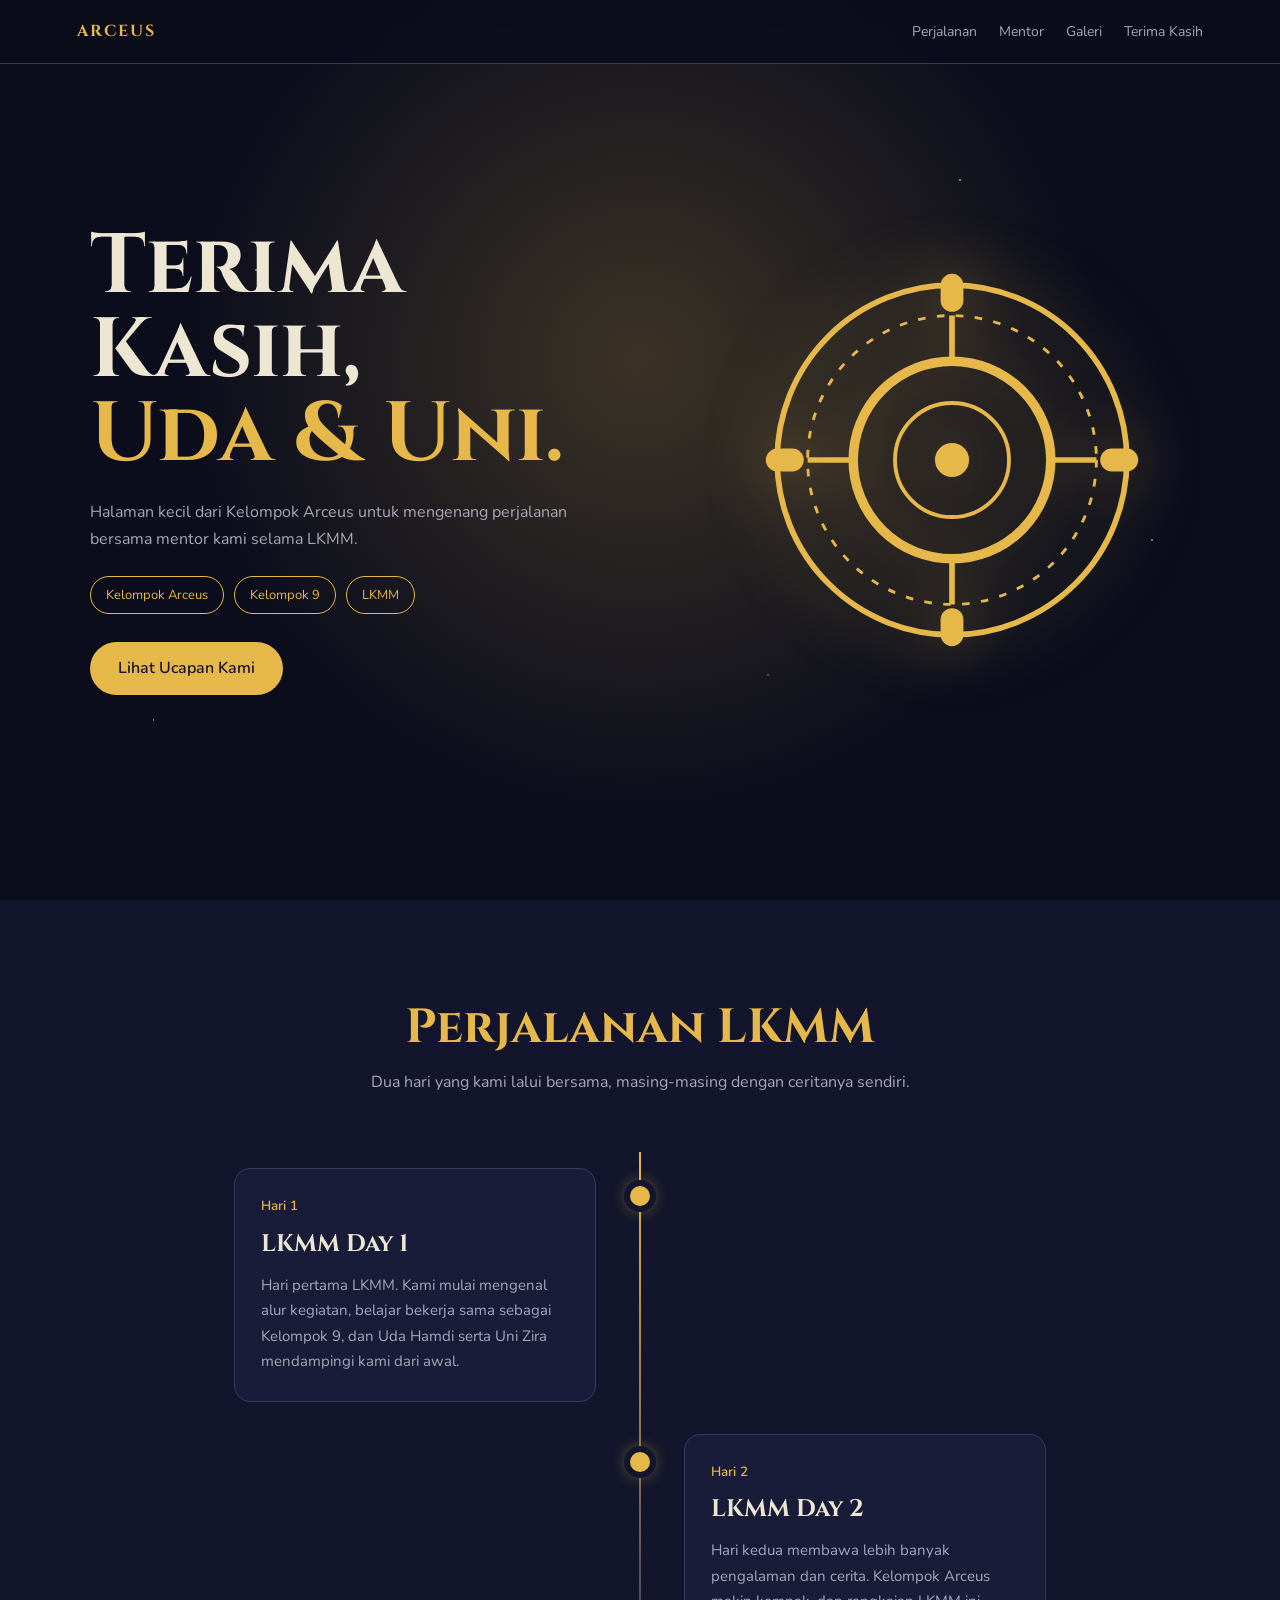
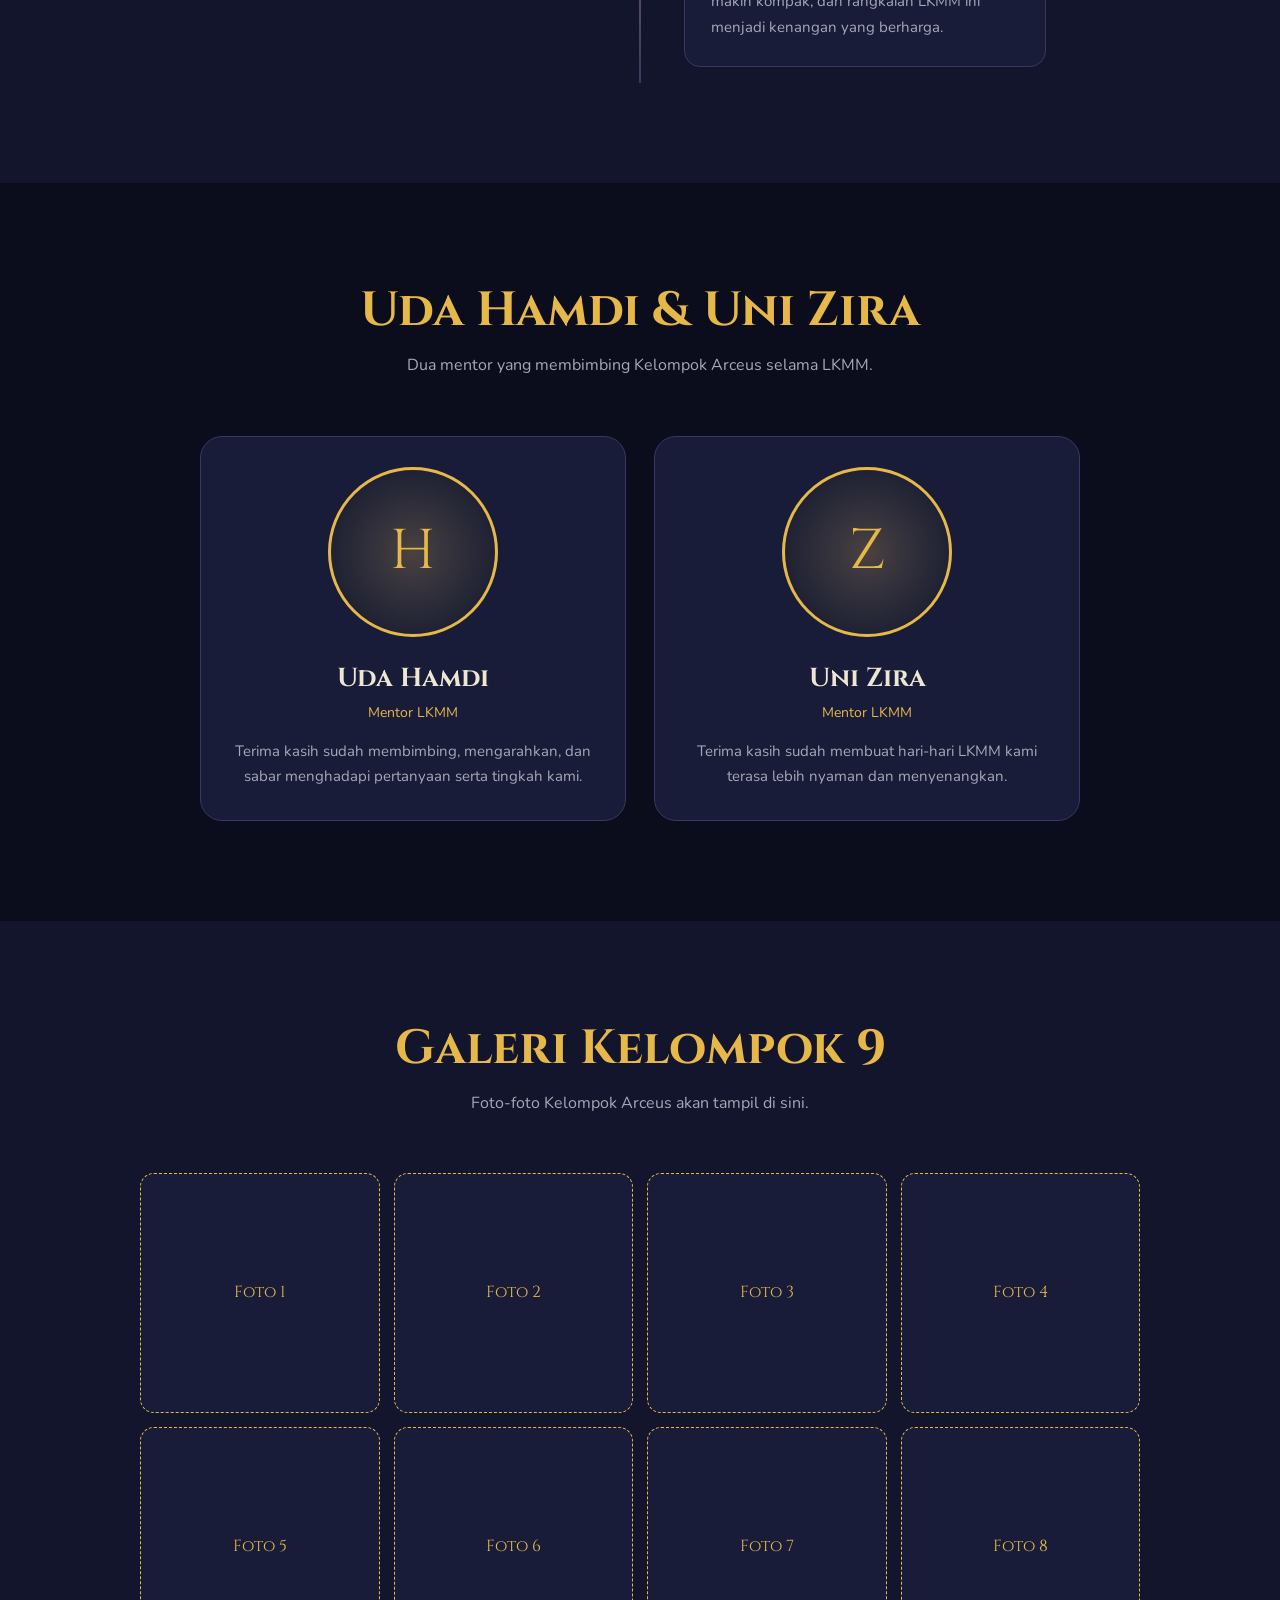
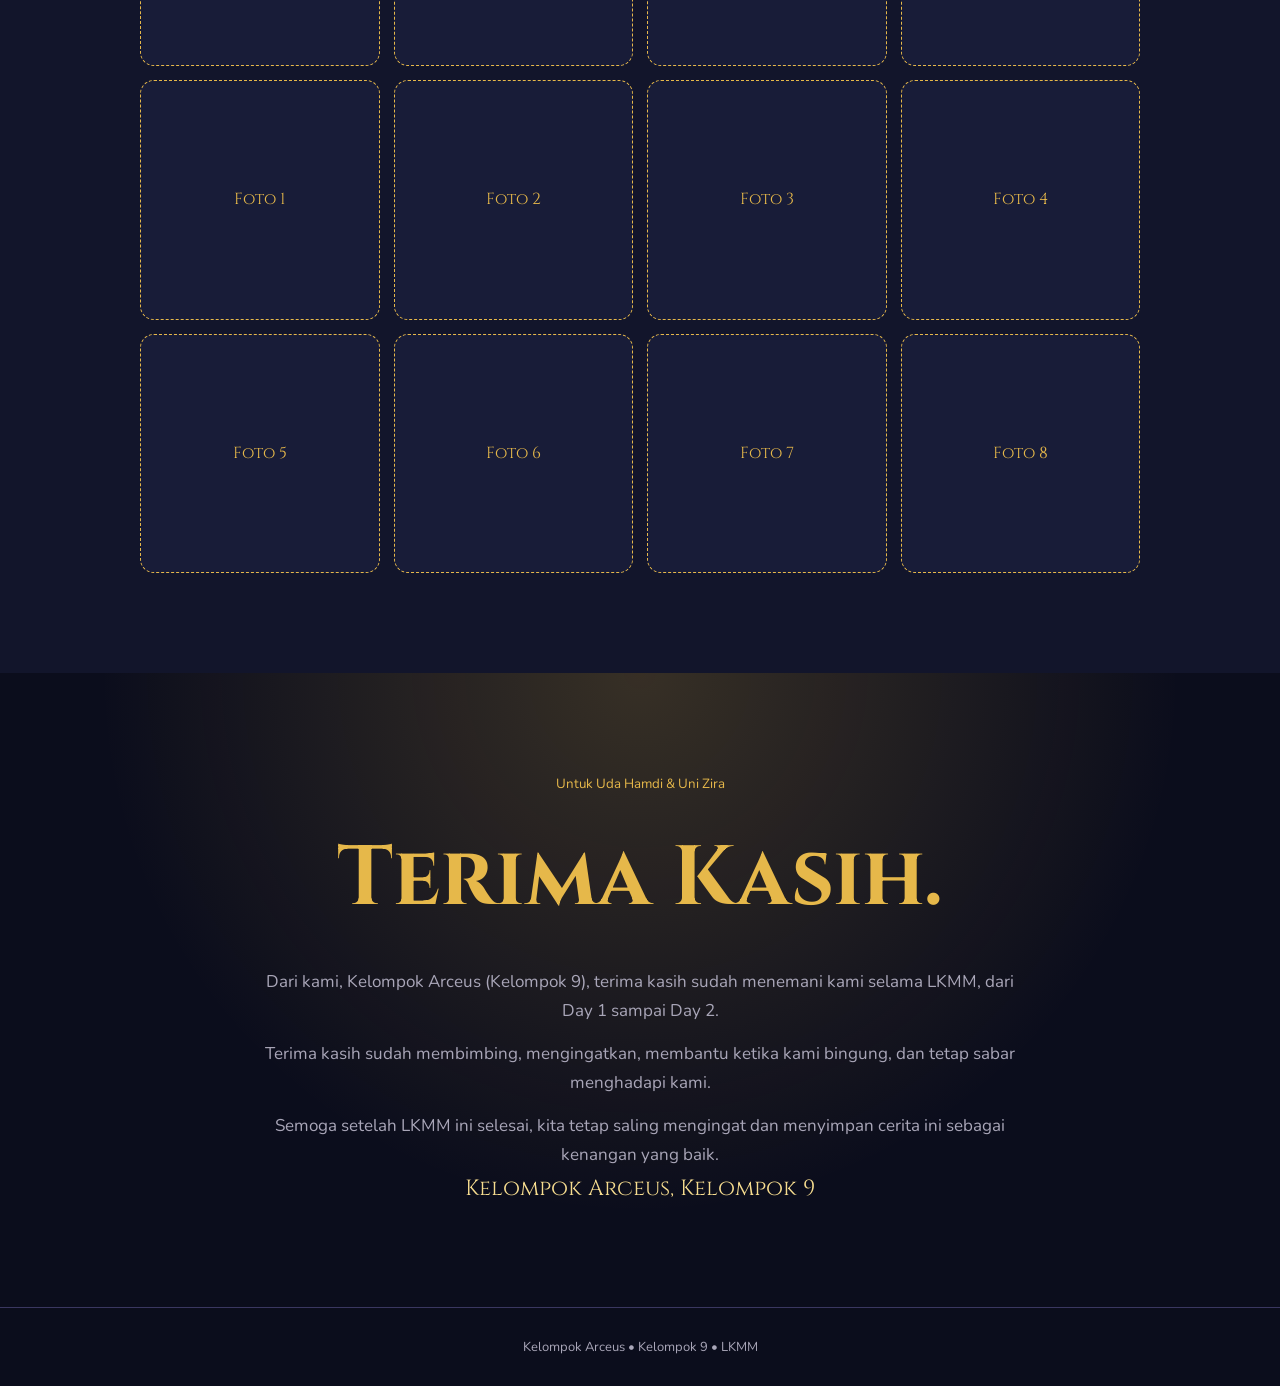
<file: tes.html>
<html lang="id" data-theme="dark" style="color-scheme: dark;"><head><!-- frame-runtime --><script>window.__FRAME_PREAMBLE={"v":1,"cred":"cookie","capabilities":{"artifact":"artifact.Kiow93e4.js","assets":"assets.DOAjpBS9.js","comments":"comments.DrhK3r8W.js","db":"db.zFlAA4qL.js","downloads":"downloads.axDW2QAi.js","embed":"embed.DcZf-TSv.js","endpoints":"endpoints.BPfoKaE1.js","mcp":"mcp.C8qKIFvQ.js","network":"network.B5UA9Su4.js","permissions":"permissions.DWFFeHI0.js","room":"room.BF1j0KPr.js","sample":"sample.C7KQQdQj.js","self":"artifact.Kiow93e4.js","user":"user.CCh6oTS_.js"},"transforms":"_transforms.DeQ5QuJ7.js","comments":"_comments.DUaNQZcg.js","translate":"_translate.DqxC5ek1.js","ldx":"_ldx.CqNtBrkk.js"}                                                                                                                       </script><script>(function(){"use strict";var Un=3e5;function ar(t,e){try{const r=t("navigation")[0],n=[r.responseStart,r.redirectEnd-r.redirectStart,r.domContentLoadedEventStart,e(),r.connectEnd-r.domainLookupStart,r.responseStart-r.requestStart];r.requestStart>0||(n.length=4);for(let a=0;a<n.length;a++)if(n[a]>=0&&n[a]<=3e5)n[a]=n[a]|0;else{if(a<4)return;n.length=4}return n}catch{return}}var sr=["light","dark","system"],ir=/^[A-Za-z0-9_-]{1,64}$/,bt=/^[a-zA-Z_:][a-zA-Z0-9_:.-]{0,127}$/,lr=new Set(["class","hidden","value","checked","style","title","alt","placeholder","lang","dir","role","tabindex","disabled","readonly","contenteditable","open","colspan","rowspan"]);function cr(t){const e=t.toLowerCase();return e.startsWith("data-")||e.startsWith("aria-")||lr.has(e)}var Et="data-ldx-props";function ur(t,e){if(e.toLowerCase()===Et)return!0;const r=t.getAttribute(Et);if(r===null)return!1;try{const n=JSON.parse(r);if(n===null||typeof n!="object"||Array.isArray(n))return!0;const a=e.toLowerCase();return Object.keys(n).some(s=>s.toLowerCase()===a)}catch{return!0}}var Kn="http://www.w3.org/1999/xhtml",fr="http://www.w3.org/2000/svg",dr=new Set(["script","style","iframe","noscript","noframes","noembed","xmp","plaintext","template","title","textarea","object","embed"]),hr=new Set(["script","style"]);function pr(t){const e=t.localName.toLowerCase();return t.namespaceURI==="http://www.w3.org/1999/xhtml"?!dr.has(e):t.namespaceURI===fr?!hr.has(e):!1}function Ve(t,e){return t===e||(t===160||t===32)&&(e===160||e===32)}function mr(t,e){const r=t.length,n=e.length;let a=0;for(;a<r&&a<n&&Ve(t.charCodeAt(a),e.charCodeAt(a));)a++;let s=0;for(;s<r-a&&s<n-a&&Ve(t.charCodeAt(r-1-s),e.charCodeAt(n-1-s));)s++;return{p:a,s}}function vr(t,e){const r=t.firstChild;if(t.childNodes.length!==1||r===null||r.nodeType!==Node.TEXT_NODE){t.textContent=e;return}const n=r.data,a=n.length,s=e.length,{p:c,s:d}=mr(n,e);c===a&&d===0&&a===s||r.replaceData(c,a-c-d,e.slice(c,s-d));const O=r.data,w=t.ownerDocument.getSelection?.()??null,b=w!==null&&w.rangeCount>0&&(w.anchorNode===r||w.focusNode===r)?{anchor:w.anchorNode,anchorOffset:w.anchorOffset,focus:w.focusNode,focusOffset:w.focusOffset}:null;let m=-1,R=-1;for(let h=0;h<O.length&&h<e.length;h++){const p=O.charCodeAt(h),D=e.charCodeAt(h);p!==D&&Ve(p,D)&&(m<0&&(m=h),R=h)}const M=m>=0;if(M&&r.replaceData(m,R-m+1,e.slice(m,R+1)),M&&b!==null&&b.anchor!==null&&b.focus!==null)try{w.setBaseAndExtent(b.anchor,b.anchorOffset,b.focus,b.focusOffset)}catch{}}var _r=new Set(["html","head","body","frameset"]);function yr(t){return t.namespaceURI==="http://www.w3.org/1999/xhtml"&&_r.has(t.localName)}function gr(t){if(t===null||typeof t!="object")return!1;const e=t;if(typeof e.target!="string"||!ir.test(e.target)||e.text!==void 0&&typeof e.text!="string")return!1;if(e.attrsSet!==void 0){if(e.attrsSet===null||typeof e.attrsSet!="object")return!1;for(const[r,n]of Object.entries(e.attrsSet))if(!bt.test(r)||typeof n!="string")return!1}if(e.attrsRemoved!==void 0){if(!Array.isArray(e.attrsRemoved))return!1;for(const r of e.attrsRemoved)if(typeof r!="string"||!bt.test(r))return!1}return!0}function wr(t,e){if(t===null||typeof t!="object")return!1;const{seq:r,elements:n}=t;if(typeof r!="number"||!Number.isSafeInteger(r)||!Array.isArray(n)||n.length===0||n.length>64)return!1;for(let a=0;a<n.length;a++)if(!e(n[a]))return!1;return!0}function br(t){return t===null||typeof t!="object"?!1:wr(t.__frame_patch,gr)}function Er(t){if(t===null||typeof t!="object")return!1;const e=t.__frame_init;return e!==null&&typeof e=="object"}function Sr(t){return t!==null&&typeof t=="object"&&t.__frame_size_poke===!0}function Ar(t){if(t===null||typeof t!="object")return!1;const e=t.__frame_host_visible;return e!==null&&typeof e=="object"&&typeof e.visible=="boolean"}function kr(t){if(t===null||typeof t!="object")return!1;const e=t.__frame_theme;if(e===null||typeof e!="object")return!1;const r=e.theme;return typeof r=="string"&&sr.includes(r)}var Rr=["ok","empty","snapshot_error","snapshot_timeout","unclonable","oversize","unavailable","restore_error","withheld"],Tr=["TypeError","RangeError","ReferenceError","SyntaxError","DataCloneError","QuotaExceededError","AbortError","TimeoutError","SecurityError","Error","other"];function Lr(t){return typeof t=="string"&&Tr.includes(t)?t:"other"}var Or=Object.freeze({until:null,now:!1}),Mr="__claude_hot",Pr="__claude_hot_in",Nr=/^__claude_hot(?:_in)?(?::|$)/,St=/^[0-9a-z]{1,32}$/,Xe=t=>t===void 0?Mr:"__claude_hot:"+t,be=t=>t===void 0?Pr:"__claude_hot_in:"+t;function Cr(t,e){const r=[];for(let n=0;n<t.length;n++){const a=t.key(n);a!==null&&a!==e&&Nr.test(a)&&r.push(a)}for(const n of r)t.removeItem(n)}function jr(t){let e=null;try{e=q(JSON.parse(t)?.hot)}catch{return null}return e===null||typeof e.k!="string"||!St.test(e.k)?null:le(e.g)?{k:e.k,g:e.g}:{k:e.k}}var Gn=262144,Fr=3e3,Ir=5e3,At=/^[a-z0-9._:-]{1,64}$/,Dr=["none","hot-restart","hard-reload"],xr=["asset","doc","added","removed"],Hr=1500,qr=/^[0-9a-f]{64}$/;function q(t){return t!==null&&typeof t=="object"?t:null}function le(t){return typeof t=="number"&&Number.isInteger(t)&&t>=0&&t<2**31}function kt(t){return t===void 0||typeof t=="number"&&Number.isFinite(t)}function Br(t){return t===void 0||typeof t=="string"&&At.test(t)}function Rt(t){const e=q(t);return e!==null&&(e.until===null||typeof e.until=="number"&&Number.isFinite(e.until))&&typeof e.now=="boolean"}function Ye(t){const e=q(t);return e!==null&&typeof e.ver=="string"&&e.ver.length<=128&&kt(e.seq)&&typeof e.handoff=="string"&&Rr.includes(e.handoff)&&Br(e.note)}function Ur(t){const e=q(t);return e!==null&&le(e.gen)&&(e.phase==="final"||e.phase==="pending")&&(e.from===null||Ye(e.from))}function Kr(t){const e=q(t);return e!==null&&e.kv===1&&le(e.gen)&&Ye(e.from)&&Object.hasOwn(e,"data")}function Gr(t){const e=q(t);return e!==null&&e.__frame_hot_snapshot===!0&&le(e.gen)&&typeof e.timeoutMs=="number"&&e.timeoutMs>=0&&e.timeoutMs<=6e4&&(e.handoff===void 0||typeof e.handoff=="boolean")&&(e.deadline===void 0||Rt(e.deadline))&&kt(e.seq)&&(e.note===void 0||typeof e.note=="string")&&(e.key===void 0||typeof e.key=="string")}function zr(t){const e=q(t);return e!==null&&e.__frame_hot_start===!0&&le(e.gen)&&Ye(e.from)}function $r(t){return typeof t=="string"&&t.length>=1&&t.length<=128}function Tt(t){return q(t)!==null&&!Array.isArray(t)}function Wr(t){const e=q(t);return e!==null&&e.__frame_cap_grant===!0&&typeof e.cap=="string"&&$r(e.ver)&&(e.grant===void 0||Tt(e.grant))&&(e.budgets===void 0||Tt(e.budgets)&&Object.values(e.budgets).every(Number.isFinite))&&(e.brokerGen===void 0||le(e.brokerGen))}function Vr(t){const e=q(t);return e!==null&&e.__frame_cap_rewired===!0&&(e.caps===void 0||Array.isArray(e.caps)&&e.caps.every(r=>typeof r=="string"))&&(e.brokerGen===void 0||le(e.brokerGen))}function Lt(t){const e=q(t);return e!==null&&typeof e.ver=="string"&&e.ver.length<=128&&Number.isFinite(e.seq)}function Ot(t){if(t==null||typeof t=="string")return!0;const e=q(t);return e!==null&&typeof e.doc=="string"&&typeof e.profile=="string"}function Xr(t){const e=q(t);return e!==null&&typeof e.path=="string"&&xr.includes(e.kind)&&Ot(e.from)&&Ot(e.to)}function Yr(t){return t===null?null:Object.freeze(t.filter(Xr))}function Jr(t){const e=q(t);return e!==null&&e.__frame_hot_update===!0&&Number.isFinite(e.id)&&Lt(e.from)&&Lt(e.to)&&(e.changed===null||Array.isArray(e.changed))&&Dr.includes(e.required)&&Rt(e.deadline)&&typeof e.verdictTimeoutMs=="number"&&e.verdictTimeoutMs>=0&&e.verdictTimeoutMs<=6e4&&(e.preflight===void 0||typeof e.preflight=="string"&&qr.test(e.preflight))}var ce=/^[\w.-]+\.js$/;function Zr(t,e,r){return r?"inert":typeof e=="string"&&ce.test(e)?t?[e]:"inert":t?"inert":"framed"}var Mt=Object.freeze({[Symbol("claude.hot.restart")]:!0});function Pt(t,e){let r;try{r=t??sessionStorage}catch{return null}const n=Xe(e?.k),a=be(e?.k);let s=null;try{s=r.getItem(n)}catch{}try{r.removeItem(n)}catch{}try{Cr(r,a)}catch{}let c=null;if(s!==null&&!(e!==null&&e.g===void 0))try{const d=JSON.parse(s);Kr(d)&&(e===null||d.gen===e.g)&&(c=d)}catch{}if(c===null)try{r.removeItem(a)}catch{}return c}function Nt(){const t=/^\/_f\/([^/]{1,128})\//.exec(location.pathname);return t?t[1]:""}var Qr=/^[^/\\?#]{1,128}$/,Ct=t=>Qr.test(t)&&t!=="."&&t!=="..";function jt(t,e,r){const n=new URL(t),a="/_f/"+e+"/";if(!e||!n.pathname.startsWith(a)||!Ct(r))return null;const s=n.search.slice(1).split("&").filter(c=>!/^__frame_t(?:=|$)/.test(c)).join("&");return n.origin+"/_f/"+r+"/"+n.pathname.slice(a.length)+(s?"?"+s:"")+n.hash}var Fe="{}";function Ee(t){if(!t)return null;const e={ver:t.ver,handoff:t.handoff};return t.seq!==void 0&&(e.seq=t.seq),t.note!==void 0&&(e.note=t.note),e}function Ft(t,e){return t!==null&&t.note===void 0&&e?.note!==void 0?{...t,note:e.note}:t}function It(t){const e=t?.k;return e!==null&&typeof e=="object"?e:void 0}function en(t,e,r,n=null){const a=setTimeout,s=clearTimeout,c=queueMicrotask,d=performance.now.bind(performance),O=new TextEncoder;let w=null,b=null;try{w=history,b=w.replaceState.bind(w)}catch{}const m=(...o)=>{try{console.warn(...o)}catch{}};let R=Nt(),M=null;try{M=sessionStorage}catch{}const h={storage:M,fetch:typeof fetch=="function"?fetch.bind(globalThis):null,entry:location.origin+location.pathname+location.search,ver:R,key:n?.k};let p=n?.k;const D=typeof requestAnimationFrame=="function"?requestAnimationFrame:o=>a(()=>o(d()),16);let _=e?.data??{},C=Ee(e?.from),P=e?.gen??0,x=e!==null,W=!1,J=!1,X=null,Te=!1;const Le=new AbortController;let Oe=null,H=null,me=null,qe=!1,oe=()=>{};const l=new Promise(o=>{oe=o});let v=!1,E=!1,I=!1,j,L=null,K=!1,Me=!1,Z=!1,Be=!1,ae=!1,de=!1;const Pe=o=>{for(const u of[Xe(o),be(o)])try{M?.removeItem(u)}catch{}},V=(o,u)=>{try{u!==null&&r.post(o,u)}catch{}},se=()=>ae||=Z&&(H===null||Be),B=()=>{const o={__frame_hot:!0,ready:H!==null,accept:me!==null,demand:!0};de=!ae,de&&(o.booting=!0),v&&(o.readData=!0),I&&(o.threw=!0),L?.assess&&(o.preflight=!0),V(o,X)};let ve=!1,Ne=!1,ie=!1,Ce=!1;const i=()=>{ve||!Te||ie||(ve=!0,V({__frame_reveal_hold:!0},"*"))},g=()=>new Promise(o=>{let u,f=0;const S=F=>{if(u===void 0)u=F;else if(F!==u||++f>=8){o();return}try{D(S)}catch{o()}};try{D(S)}catch{o()}}),y=()=>{ie=!0,V({__frame_reveal_ready:!0},"*")},k=o=>{Ne||(Ne=!0,o.then(u=>{if(u===!1)return;let f=null;try{f=L?.settle?.()??null}catch{}return(f===null?g():new Promise(S=>{a(S,50),Promise.resolve(f).then(S,S)}).then(g)).then(y)}))},Q=()=>{if(Ce||!ie)return;Ce=!0;const o=()=>{try{L?.afterReveal?.()}catch{}};o(),g().then(()=>{o(),y()})},G=(o=!1)=>{if(qe||H===null||!x||!J)return;qe=!0;const u=H,f=_;c(()=>{let S;try{S=u(f)}catch(U){throw oe(!1),U}let F=!1;try{F=typeof S?.then=="function"}catch{}if(!F){oe(!0);return}Promise.resolve(S).then(()=>oe(!0),U=>{oe(!1),c(()=>{throw U})})}),k(o?l:r.dcl.then(()=>l))},ee=o=>typeof o=="string"&&At.test(o)?o:void 0,ut=o=>{const u={__frame_hot_restart:!0},f=ee(o?.note);f!==void 0&&(u.note=f),o?.required==="hard-reload"&&(u.required="hard-reload"),V(u,X)},Jt=Object.freeze({get data(){return J||(E=!0),!x&&!v&&(v=!0,J&&B()),_},get from(){return C},get gen(){return P},signal:Le.signal,snapshot(o){typeof o=="function"&&(Oe=o)},ready(o){typeof o!="function"||H!==null||(H=o,i(),B(),W&&V({__frame_hot_ready:!0,gen:P},X),G())},accept(o){typeof o=="function"&&(me=o,B())},restart(o){const u={note:o?.note,required:o?.required};if(J){ut(u);return}const f=j;j={note:ee(f?.note)??u.note,required:f?.required==="hard-reload"||u.required==="hard-reload"?"hard-reload":void 0}}});let Ue=null,Zt=()=>{};const jn=new Promise(o=>{Zt=o});let Fn=null;const Qt=()=>Fn??=r.dcl.then(()=>{let o=!1;try{o=Ue!==null&&Ue.expect()}catch{}if(!o)return;const u=Ue.maxMs;return new Promise(f=>{jn.then(f),a(f,u)})}),er=()=>{if(!K||Me||L===null)return;Me=!0;const o=L;Qt().then(()=>{try{ie||o.afterStart(It(e),!1)}catch{}})},tr=o=>{e!==null&&E&&(v=!0),_={},C=null,P=0;try{M?.removeItem(be(n?.k))}catch{}e!==null&&!o&&k(r.dcl.then(()=>H!==null?l:void 0))},In=()=>{K=!0,k(Qt().then(()=>H!==null?l:void 0)),er()};try{addEventListener("error",()=>{I||H!==null||(I=!0,B())})}catch{}const rr=()=>{a(()=>{!ae&&se()&&de&&B()},0)};try{Z=document.readyState==="complete",Z||addEventListener("load",()=>{Z=!0,rr()},{once:!0})}catch{Z=!0}se(),l.then(()=>{Be=!0,rr()});let he=-1,ft,dt,je=!0,ht=!1,pt,Ke=null;const mt=o=>{const u=Ke===null;Ke=je&&o[0]!=="withheld"?o:["withheld",o[1],Fe];let f=o[0];if(je&&f!=="withheld"){const F={ver:R,handoff:f};ft!==void 0&&(F.seq=ft),dt!==void 0&&(F.note=dt);try{if(M===null)throw new Error("no storage");M.setItem(Xe(p),'{"kv":1,"gen":'+he+',"from":'+JSON.stringify(F)+(pt!==void 0?',"k":'+JSON.stringify(pt):"")+',"data":'+(f==="ok"?o[2]:Fe)+"}")}catch{f="unavailable"}}else{f="withheld",Pe(p);try{L?.release?.()}catch{}}const S={__frame_hot_snapshotted:!0,gen:he,handoff:f,bytes:o[1]};o[3]!==void 0&&(S.errName=o[3]),V(S,X),u&&(f==="snapshot_error"||f==="unclonable"||f==="oversize")&&m("claude.hot: snapshot",f,o[3])},_e=o=>{try{return Lr(o?.name)}catch{return"other"}},ye=(o,u,f=0)=>mt(u===void 0?[o,f,Fe]:[o,f,Fe,_e(u)]),Dn=o=>{if(o.gen<=he)return;const u=he>=0;if(he=o.gen,ft=o.seq,dt=ee(o.note),typeof o.key=="string"&&St.test(o.key)&&o.key!==p&&(Pe(p),p=o.key),je&&=o.handoff!==!1,u){Ke!==null?mt(Ke):ht&&V({__frame_hot_held:!0,gen:he},X);return}Le.abort();const f=Object.freeze({handoff:je,timeoutMs:o.timeoutMs,deadline:o.deadline??Or}),S=Oe,F=()=>{if(je)try{pt=L?.capture()}catch{}if(S===null){ye("empty");return}let T=!1;const z=a(()=>{T||(T=!0,ye("snapshot_timeout"))},Math.max(0,f.timeoutMs));Promise.resolve().then(()=>S(f)).then(ge=>{if(T)return;T=!0,s(z);let re;try{re=JSON.stringify(ge)}catch(vt){ye("unclonable",vt);return}if(typeof re!="string"){ye("unclonable");return}let ne=re.length;try{ne=O.encode(re).length}catch{}if(ne>262144){ye("oversize",void 0,ne);return}mt(["ok",ne,re])},ge=>{T||(T=!0,s(z),ye("snapshot_error",ge))})};let U=null;try{U=L?.holdForIme()??null}catch{}if(U===null)F();else{ht=!0,V({__frame_hot_held:!0,gen:he},X);const T=()=>{ht=!1,F()};U.then(T,T)}},xn=o=>{if(!W||x||H===null||o.gen!==P)return;let u=null;try{u=Pt(M,n&&{k:n.k,g:o.gen})}catch{}if(u!==null&&u.gen!==o.gen){u=null;try{M?.removeItem(be(n?.k))}catch{}}_=u?.data??{},C=Ft(Ee(u?.from??o.from),Ee(o.from)),u!==null&&(P=u.gen),x=!0,W=!1;const f=It(u);l.then(S=>{try{S&&L?.afterStart(f,!0)}catch{}}),G(!0)};let Ge=0;const Hn=o=>{const u=me;if(u===null||o.id<=Ge)return;Ge=o.id;const f=L?.assess;if(o.preflight===void 0||f===void 0){nr(o,u);return}let S=!1;const F=z=>{S||(S=!0,s(T),o.id===Ge&&nr(o,u,z))},U=()=>F(f.timeout(o)),T=a(U,Hr+100);f.run(o,window).then(F,U)},nr=(o,u,f)=>{let S,F=!1,U=!1,T,z,ge=null;const re=A=>{if(U)return!1;if(T!==void 0&&T!==A)return m(`claude.hot: u.${A}() ignored - u.${T}() was called first`),!1;const te=T===void 0;return T=A,te},ne=A=>{T="restart",m(`claude.hot: ${A} - restarting`)},vt=()=>{if(!re("adopt")||o.id!==Ge)return;const A=o.to.ver;if(ze.required!=="none"){ne(`u.adopt() needs required 'none', it is '${ze.required}'`);return}if(!Ct(A)){ne("u.adopt() cannot address this version");return}if(!R||A===R)return;const te=R,Y=h.entry;let $e="",yt,we=null,We;try{$e=location.href,yt=w.state,we=jt($e,te,A),we!==null&&(b(yt,"",we),location.pathname.startsWith("/_f/"+A+"/")?we=location.href:We="navigate event canceled")}catch(wt){We=_e(wt)}if(We!==void 0){z="adopt_failed",ne(`adopt_failed ${We}; URL not changed`);return}we===null?(z="adopt_skipped",m(`claude.hot: adopt_skipped - page already left /_f/${te}/; URL not changed, update still applied`)):z="adopted",R=h.ver=A;try{h.entry=jt(Y,te,A)??Y}catch{}const gt=we;ge=()=>{if(R===A){if(gt!==null)try{if(location.href!==gt)m("claude.hot: adopt_revert_skipped - update not applied; URL left where the page navigated");else{if(b(yt,"",$e),location.href!==$e){m("claude.hot: adopt_revert_failed navigate event canceled - URL still at the new version");return}z="adopt_reverted",m("claude.hot: adopt_reverted - adopt() was called but the handler threw; URL restored")}}catch(wt){m(`claude.hot: adopt_revert_failed ${_e(wt)} - URL still at the new version`);return}R=h.ver=te,h.entry=Y,gt===null&&(z=void 0)}}},ze=Object.freeze({from:{ver:o.from.ver,seq:o.from.seq},to:{ver:o.to.ver,seq:o.to.seq},changed:Yr(o.changed),required:o.required,deadline:o.deadline,adopt:vt,defer(){return re("defer")&&ze.deadline.now&&ne("u.defer() past the deadline"),Mt},restart(A){return re("restart"),T==="restart"&&!U&&(S??=ee(A?.note),F||=A?.required==="hard-reload"),Mt},...f?.update}),qn=(A,te)=>{U=!0,A==="threw"?(ge?.(),S??=_e(te).toLowerCase()):T===void 0&&m(A==="timeout"?"claude.hot: accept handler did not answer in time - restarting":"claude.hot: accept handler settled without defer/restart/adopt - restarting");const Y={__frame_hot_verdict:!0,id:o.id};Y.verdict=A==="threw"||T===void 0||T==="restart"?"restart":T==="adopt"?"applied":"deferred",Y.verdict==="restart"&&(F&&(Y.required="hard-reload"),S!==void 0&&(Y.note=S)),z!==void 0&&(Y.verdict==="applied"||z!=="adopted")&&(Y.adopt=z),V(Object.assign(Y,f?.verdict),X)};let or=!1;const _t=(A,te)=>or?!1:(or=!0,s(Bn),qn(A,te),!0),Bn=a(()=>_t("timeout"),o.verdictTimeoutMs);Promise.resolve().then(()=>u(ze)).then(()=>_t("settled"),A=>{!_t("threw",A)&&T==="adopt"&&ut({note:_e(A).toLowerCase()}),m("claude.hot: accept",_e(A))})};try{t.hot===void 0&&Object.defineProperty(t,"hot",{value:Jt,writable:!1,configurable:!1,enumerable:!1})}catch{}return{hot:Jt,boot:h,afterConnect(){Te=!0,(e!==null||H!==null)&&i()},onInit(o,u){X=u,J=!0;const f=Ur(o)?o:null;f?.phase==="final"&&e!==null&&e.gen===f.gen?(x=!0,C=Ft(C,Ee(f.from)),In()):(W=f?.phase==="pending",tr(W),x=!W,P=f?.gen??0,C=Ee(f?.from)),B(),de&&a(()=>{ae||(ae=!0,B())},Ir),W&&H!==null&&V({__frame_hot_ready:!0,gen:P},u),j!==void 0&&(ut(j),j=void 0),G()},onNoInit(){J=!0,tr(!1),x=!0,G()},onShell(o){return o?.__frame_revealed===!0?(Q(),!1):Gr(o)?(Dn(o),!0):zr(o)?(xn(o),!0):Jr(o)?(Hn(o),!0):!1},attachExtras(o){L=o,er(),o.assess&&B()},inSlot:()=>be(p),hydration(o,u){Ue??={expect:o,maxMs:u}},hydrated(){Zt()},carried(){return x?_:{}},presented:()=>ie}}var zn="frame_ldx_runtime",tn="frame_ldx_build",$n="script#an-form",rn=256;function Dt(t,e,r){for(const n of t)r(n)&&t.delete(n);t.size>=rn&&!t.has(e)&&t.delete(t.values().next().value),t.add(e)}function Je(t,e,r){try{const n=t[e];if(typeof n!="function")return;t[e]=function(...a){const s=n.apply(this,a);try{r(this)}catch{}return s}}catch{}}var Ze;function nn(){if(Ze)return Ze;const t={media:new Set,contexts:new Set,onStart:null,onPause:null};Ze=t;const e=window.HTMLMediaElement?.prototype;e&&(Je(e,"play",a=>{Dt(t.media,a,s=>s.paused),t.onStart?.(a)}),Je(e,"pause",a=>t.onPause?.(a)));const r=window.AudioContext,n=window.AudioNode?.prototype;return r&&n&&Je(n,"connect",a=>{const s=a.context;s instanceof r&&(Dt(t.contexts,s,c=>c.state==="closed"),t.onStart?.(s))}),t}function on(t){let e=window;for(let r=0;e.parent&&e.parent!==e&&r<8;r++)if(e=e.parent,t(e))return!0;return!1}function an(){let t=null;const e=()=>t??parent,r=n=>t?n===t:on(a=>a===n);return{post(n,a){if(t){e().postMessage(n,a);return}let s=parent;for(let c=0;c<8&&(s.postMessage(n,a),!(!s.parent||s.parent===s));c++)s=s.parent},on(n){const a=s=>{const c=s.source;r(c)&&n(s.data,s.origin,s.isTrusted,()=>{t??=c})};return addEventListener("message",a),()=>removeEventListener("message",a)},port:n=>({post(a,s){if(s?.activation){e().postMessage(a,{targetOrigin:n,includeUserActivation:!0});return}if(s?.transfer){e().postMessage(a,n,s.transfer);return}e().postMessage(a,n)},on(a,s){const c=d=>{r(d.source)&&d.origin===n&&a(d.data,d)};return addEventListener("message",c,s),()=>removeEventListener("message",c,s)}})}}function sn(){const t={post:()=>{},on:()=>()=>{}};return{...t,port:()=>t}}var ln=500,cn=2e4,un="data-token-reads",fn="data-frame-refused-watch",dn="data-frame-unsupported",hn=/(?:^|\s)stylesheet(?:\s|$)/i;function pn(t,e){let r="";if(t instanceof HTMLScriptElement?r=t.src:t instanceof HTMLLinkElement&&hn.test(t.rel)&&(r=t.href),!r)return null;try{const n=new URL(r);return n.origin===location.origin&&n.pathname.startsWith(e)?n.origin+n.pathname:null}catch{return null}}function mn(t,e,r){if(!t||e!=="query")return;const n="/_f/"+t+"/";document.documentElement.setAttribute(fn,"");const a=location.href,s=fetch,c=setTimeout,d={method:"HEAD",cache:"no-store",credentials:"same-origin"},O=h=>h.ok||h.status===304;let w=!1,b=!1;const m=()=>removeEventListener("error",M,!0),R=async h=>{const p=await s(h,d);if(O(p))b=!0;else if(p.status===403){const D=await s(a,d);if(O(D)){const _=(await s(h,d)).status;_===403?(b=!0,document.documentElement.setAttribute(dn,""),r()):_<500&&(b=!0)}else D.status>=400&&D.status<500&&(b=!0)}},M=h=>{if(b||w)return;if(document.documentElement.hasAttribute(un)){b=!0,m();return}const p=pn(h.target,n);p&&(w=!0,c(()=>{R(p).catch(()=>{}).finally(()=>{w=!1,b&&m()})},ln))};addEventListener("error",M,!0),addEventListener("load",m,{once:!0}),c(m,cn)}var Qe="__frame_scroll",vn=150,_n=310,yn=160,gn=3e4;function wn(){let t=0,e=!1,r=!1,n=!1,a=0,s=null;const c=_=>{try{sessionStorage.setItem(Qe,JSON.stringify({y:_}))}catch{}},d=()=>{if(clearTimeout(t),s===null)return;const _=s;s=null,c(_)},O=()=>{if(e){e=!1;return}r=!0,s=scrollY,clearTimeout(t),t=setTimeout(d,vn)};try{addEventListener("scroll",O,{passive:!0}),addEventListener("pagehide",d)}catch{}const w=()=>{let _;try{_=sessionStorage.getItem(Qe)}catch{return null}if(_===null)return null;let C;try{C=JSON.parse(_)}catch{C=null}const P=C?.y;if(!(typeof P=="number"&&Number.isFinite(P)&&P>=0)){try{sessionStorage.removeItem(Qe)}catch{}return null}return P};let b=!1;const m=_=>{try{const C=scrollY;scrollTo({top:_,left:0,behavior:"instant"}),a=_,n=!0,clearTimeout(t),s=null,c(_);const P=scrollY;P!==C&&(e=!0),P!==_&&!b&&(b=!0,addEventListener("load",()=>{try{if(scrollY===P){const x=w();m(x!==null?x:a)}}catch{}},{once:!0}))}catch{}},R=()=>{try{return!!location.hash}catch{return!0}};let M=!1;const h=()=>{try{if(M||innerWidth>_n||innerHeight>yn)return;M=!0;const _=Date.now(),C=()=>{try{removeEventListener("resize",C)}catch{}if(Date.now()-_>gn||r||R())return;const P=w();m(P!==null?P:a)};addEventListener("resize",C)}catch{}};let p=!1,D=!1;return{restore(){if(p||(p=!0,R()))return;const _=w();_!==null&&(m(_),h())},promoted(){if(D||(D=!0,R()))return;const _=w();_!==null?(m(_),h()):n&&m(a)}}}function bn(t,e,r,n){let a=null;try{a=window.trustedTypes?.createPolicy("frame-runtime",{createScriptURL:O=>O})??null}catch{}const s=window.Worker,c=s?.prototype,d=Object.freeze({Worker:s,workerOn:c?.addEventListener,workerPost:c?.postMessage,workerTerminate:c?.terminate,fetch:window.fetch.bind(window),preventDefault:Event.prototype.preventDefault,now:Date.now,policy:a,origins:e});r(t).then(O=>O?.bootTopLevel?O.bootTopLevel(d,n):n.settle()).catch(()=>n.settle())}var Wn="modulepreload",Vn=function(t){return"/"+t},Xn={},En=function(e,r,n){let a=Promise.resolve();function s(c){const d=new Event("vite:preloadError",{cancelable:!0});if(d.payload=c,window.dispatchEvent(d),!d.defaultPrevented)throw c}return a.then(c=>{for(const d of c||[])d.status==="rejected"&&s(d.reason);return e().catch(s)})},Sn=window===top,xt=Object.getOwnPropertyDescriptor(window,"claude"),Ie=Zr(Sn,window.__FRAME_PREAMBLE?.topLevel,xt?.writable===!1),et=typeof Ie=="object"&&Ie[0],N=et?sn():an();(function(){const t=Object.defineProperty,e=globalThis,r=["RTCPeerConnection","webkitRTCPeerConnection","RTCDataChannel","RTCIceCandidate","RTCSessionDescription","RTCRtpSender","RTCRtpReceiver"];let n=0;for(let a=0;a<r.length;a++){const s=r[a];try{t(e,s,{value:void 0,writable:!1,configurable:!1})}catch{try{delete e[s]}catch{}try{t(e,s,{value:void 0,writable:!1,configurable:!0})}catch{}}typeof e[s]=="function"&&n++}if(n&&Ie==="framed")try{N.post({__frame_rtc_lockdown_failed:n},"*")}catch{}})();var Ht=1e4,An=2e3,tt=2e3,qt=Object.freeze([...window.__FRAME_PREAMBLE?.origins??["https://claude.ai","https://preview.claude.ai"]]);function Bt(t){for(const e of qt)if(e.endsWith(":*"))try{const r=new URL(t);if(`${r.protocol}//${r.hostname}:*`===e)return!0}catch{}else if(t===e)return!0;return!1}var Se=Object.freeze({...window.__FRAME_PREAMBLE?.capabilities}),Ae=window.__FRAME_PREAMBLE?.transforms,rt=window.__FRAME_PREAMBLE?.comments,nt=window.__FRAME_PREAMBLE?.translate,ke=window.__FRAME_PREAMBLE?.ldx,kn=window.__FRAME_PREAMBLE?.cred;function Ut(t){return En(()=>import("/_runtime/"+t),void 0)}var Re=new Set,Kt=setTimeout,Rn=fetch,Tn=AbortController,Ln=800+800*Math.random(),On=3e3,De=null,Gt=new Map;function Mn(t,e){let r=Gt.get(t);return r||Gt.set(t,r=Pn(t,e)),r}function Pn(t,e){if(De?.has(t))return Promise.resolve("csp");if(navigator.onLine===!1)return Promise.resolve("offline");const r=new Tn;let n=!1;return Kt(()=>{n=!0,r.abort()},On),Rn("/_runtime/"+t,{signal:r.signal}).then(a=>(r.abort(),a.ok?/javascript/i.test(a.headers.get("content-type")??"")?e instanceof Error&&/:\d+:\d+\)?$/m.test(e.stack??"")?"eval":"served":"mime":"http"),()=>n?"timeout":De?.has(t)?"csp":"net")}function ue(t){if(!De){const e=De=new Set;try{document.addEventListener("securitypolicyviolation",r=>{const n=/\/_runtime\/([^/?#]+)/.exec(r.blockedURI);n&&r.disposition!=="report"&&e.add(n[1])})}catch{}}return Ut(t).catch(()=>new Promise(e=>Kt(e,Ln)).then(()=>Ut(t+"?r=1")).then(e=>(e!==void 0&&Re.add(t),e)))}function zt(t,e,r){return{contract:t.contract,changes:new Set(t.changes??[]),flags:new Set(t.flags??[]),capabilities:t.capabilities??{},capBudgets:t.capBudgets??{},brokerGen:t.brokerGen,transforms:new Map,shellOrigin:e,shell:r,mount:ct,hooks:xe,pipe:()=>({wrap:(n,a)=>(...s)=>{try{return a(...s)}catch(c){return Promise.reject(c)}}})}}var pe=null,$=null;function $t(t,e,r){try{Object.defineProperty(t,e,{value:r,writable:!1,configurable:!1,enumerable:!0})}catch{try{Object.defineProperty(t,e,{value:r,writable:!1,configurable:!0,enumerable:!0})}catch{}}}var ot=!1,xe={editBefore:null,edit:null};function Nn(t,e,r=!1){const n=[];let a;if(r)try{xe.editBefore?.(t)}catch{}for(const s of t.elements){const c=document.querySelector(`[data-id="${s.target}"]`);if(!c){a=s.target;break}if([...Object.keys(s.attrsSet??{}),...s.attrsRemoved??[]].some(d=>!cr(d)||ur(c,d))){a=s.target;break}if(s.text!==void 0&&(!pr(c)||yr(c))){a=s.target;break}for(const[d,O]of Object.entries(s.attrsSet??{}))if(!Vt(c,d)){try{c.setAttribute(d,O)}catch{}Wt(c,d,O)}for(const d of s.attrsRemoved??[])Vt(c,d)||(c.removeAttribute(d),Wt(c,d,null));typeof s.text=="string"&&vr(c,s.text),n.push(s.target)}if(r)try{xe.edit?.(t.seq,n,a)}catch{}if(a!==void 0){N.post({__frame_patch_miss:{seq:t.seq}},e);return}try{document.dispatchEvent(new CustomEvent("claude:edit",{detail:{seq:t.seq,targets:n}}))}catch{}}function Wt(t,e,r){if(!(t instanceof HTMLInputElement))return;const n=e.toLowerCase();n==="checked"?t.checked=r!==null:n==="value"&&t.type!=="file"&&(t.value=r??"")}function Vt(t,e){const r=e.toLowerCase(),n=t;return r==="data-id"||(r==="value"||r==="checked")&&(n.__artifactSecret===!0||/^(password|hidden|file)$/.test(n.type??"")||/(^|\s)(cc-|one-time-code|current-password|new-password)/i.test(`${t.getAttribute("autocomplete")??""} ${n.autocomplete??""}`))}function Xt(t){const e=document.documentElement;t==="light"||t==="dark"?(e.dataset.theme=t,e.style.colorScheme=t,ot=!0):ot&&(delete e.dataset.theme,e.style.colorScheme="",ot=!1)}var fe=new Map,at=null;function st(){let t;const e={u:new Promise(r=>{t=r}),r:r=>{e.done=!0,t(r)},done:!1,nulled:!1};return e}function He(t,e){t.nulled=!0,t.ver=e,t.r(null)}function it(t,e){for(const[r,n]of fe)n.done||(e&&n.asked?e(r,n):He(n,t))}var Cn=Object.freeze(Object.assign(Object.create(null),{call:Function.prototype.call,apply:Function.prototype.apply,bind:Function.prototype.bind})),lt=!1,ct=(t,e)=>{let r=fe.get(t);if(r?.nulled&&lt)r=st(),fe.set(t,r);else if(!r||r.done){r?.nulled&&$&&N.post({__frame_cap_telemetry:{kind:"cap-load-error",cap:t,phase:"install"}},$);return}const n=typeof e=="function"?Object.setPrototypeOf(e,Cn):Object.assign(Object.create(null),e);typeof n.then=="function"&&delete n.then,r.want=void 0,r.r(Object.freeze(n))};function Yt(){const t=xt?.value??{};$t(window,"claude",t);for(const e of Object.keys(Se)){if(t[e]!==void 0){$t(t,e,t[e]);continue}fe.set(e,st())}if(t.use===void 0){const e=r=>{if(typeof r!="string"||!Object.hasOwn(Se,r))return Promise.resolve(null);let n=fe.get(r);return n?(at&&(n.nulled||n.want!==void 0)&&(n=at(r,n)),n.asked=!0,n.u):Promise.resolve(t[r]??null)};try{Object.defineProperty(t,"use",{value:e,writable:!0,configurable:!0,enumerable:!1})}catch{}}return t}if(Ie==="framed"){let t;const e=Ae&&ce.test(Ae)?ue(Ae).catch(l=>{t={f:Ae,e:l}}):Promise.resolve(void 0),r=l=>{if(l.type==="auxclick"&&l.button!==1)return;const v=l.target,E=v&&v.closest?v.closest("a[href],area[href]"):null;if(!E)return;const I=E.getAttribute("href");if(!I)return;let j;try{j=new URL(I,document.baseURI)}catch{return}if((j.protocol==="http:"||j.protocol==="https:")&&j.origin!==location.origin){l.preventDefault();const L=(E.getAttribute("target")??"").toLowerCase(),K=l.type==="auxclick"||l.metaKey||l.ctrlKey||l.shiftKey||l.altKey||!["","_self","_top","_parent"].includes(L);N.post({__frame_nav:!0,url:j.href,newTab:K},"*")}};addEventListener("click",r,!0),addEventListener("auxclick",r,!0);const n={},a=l=>{l.isTrusted&&(n.pointer=!0)},s=l=>{l.isTrusted&&(n.click=!0)};addEventListener("pointermove",a,{capture:!0,passive:!0}),addEventListener("click",s,{capture:!0,passive:!0});const c={cb:null};addEventListener("keydown",l=>c.cb?.(l),!0);const d={cb:null};addEventListener("keydown",l=>d.cb?.(l));const O=nn();e.then(l=>l?.installEscapeForward?.(c,v=>{$&&N.post(v,$)})),e.then(l=>{try{l?.installFocusKeep?.()}catch{}}),e.then(l=>{if(!l?.wireNav)return;const v=N.port("*");l.wireNav(v),removeEventListener("click",r,!0),removeEventListener("auxclick",r,!0),removeEventListener("pointermove",a,!0),removeEventListener("click",s,!0),l.wireEngagement?.(n,v,O)});let w=null;try{w=wn()}catch{}const b=document.readyState==="loading"?new Promise(l=>document.addEventListener("DOMContentLoaded",()=>l(),{once:!0})):Promise.resolve();let m=null,R=null;try{R=jr(window.name),m=Pt(null,R)}catch{}const M=Yt();let h=null;try{h=en(M,m,{post:(l,v)=>N.post(l,v),dcl:b},R)}catch{}e.then(l=>{try{h&&l?.installHotExtras?.(h)}catch{}});let p=null;const D=()=>Array.isArray(p?.flags)&&p.flags.includes("frame_ldx_runtime")&&!!ke&&ce.test(ke)&&document.querySelector("script#an-form")!==null;try{h?.hydration(D,Fr)}catch{}let _=null,C=0;const P=N.on((l,v,E,I)=>{Bt(v)&&Er(l)&&(I(),p=l.__frame_init,$=v,P(),clearTimeout(C),_?.())});N.post({__frame_connect:!0},"*");try{h?.afterConnect()}catch{}const x=setTimeout,W=clearTimeout;let J=()=>NaN,X=()=>[];try{J=performance.now.bind(performance),X=performance.getEntriesByType.bind(performance)}catch{}let Te=0;const Le=()=>{try{N.post({__frame_alive:!0},"*")}catch{}Te=x(Le,An)},Oe=()=>W(Te);Le(),addEventListener("load",Oe,{once:!0});const H=new Promise(l=>{_=l,C=setTimeout(()=>{P(),l()},Ht)}),me=new WeakSet;addEventListener("error",l=>{l.target&&me.add(l.target)},!0);try{mn(Nt(),kn,()=>{e.then(l=>{try{l?.drawRefusedNotice?.()}catch{}})})}catch{}const qe=()=>{let l=[];try{l=[...document.querySelectorAll("link[rel~=stylesheet]:not([rel~=alternate])")].filter(E=>!E.sheet&&!E.disabled&&!me.has(E)&&E.getAttribute("href")&&URL.canParse(E.href)&&(!E.media||matchMedia(E.media).matches))}catch{}let v=l.length;return v===0?Promise.resolve():new Promise(E=>{try{const I=tt-J(),j=x(E,I>0?I<tt?I:tt:0),L=()=>{--v===0&&(W(j),E())};for(const K of l)K.addEventListener("load",L,{once:!0}),K.addEventListener("error",L,{once:!0})}catch{E()}})};b.then(()=>{try{w?.restore()}catch{}}),Promise.all([H,b,e]).then(([,,l])=>{if(p?.hostOverlays!==!0||!$)return;let v=!1;try{v=l?.declaresCover?.()===!0}catch{}N.post({__frame_layout:{cover:v}},$)});const oe={cb:null};N.on((l,v)=>{if(Bt(v)&&Sr(l)){try{w?.promoted()}catch{}oe.cb?.()}}),H.then(async()=>{if(!p||!$){it();try{h?.onNoInit()}catch{}return}if(Xt(p.theme),p.hostVisible===!1&&e.then(i=>i?.applyHostVisible?.(!1,O)),p.hostKeys!==void 0){const i=$,g=p.hostKeys;e.then(y=>y?.installHostKeyForward?.(d,g,k=>N.post(k,i)))}try{h?.onInit(p.hot,$)}catch{}const l=$,v=N.port(l),E=(i,g)=>N.post({__frame_cap_telemetry:{kind:"cap-load-error",cap:i,phase:g}},l),I=(i,g,y)=>{new Promise(k=>k(Mn(g,y))).then(k=>E(i,k),()=>E(i))},j=i=>N.post({__frame_cap_recovered:{cap:i}},l);let L=p.brokerGen;const K=()=>h?.boot.ver??"",Me=K(),Z=(i,g)=>{const y=K();W(g.t),g.want=y,g.t=x(()=>{g.done||He(g,y)},Ht),N.post({__frame_cap_want:!0,cap:i,ver:y},l)},Be=(i,g)=>{const y=fe.get(i.cap),k=Se[i.cap];if(!g||!y||y.done||y.want!==i.ver||!ce.test(k))return;if(W(y.t),y.want=void 0,L=i.brokerGen??L,i.ver!==K()){Z(i.cap,y);return}if(!i.grant||i.cap==="network"){He(y,i.ver);return}const Q=pe,G=pe={...Q,capabilities:{...Q.capabilities,[i.cap]:i.grant},capBudgets:{...Q.capBudgets,[i.cap]:{...Q.capBudgets[i.cap],...i.budgets}}};ue(k).then(ee=>{Re.has(k)&&j(i.cap),G.brokerGen=L,lt=!0;try{ee?.install?.(G)}catch{E(i.cap,"install")}finally{lt=!1}},ee=>I(i.cap,k,ee)).then(()=>{y.done||He(y,i.ver)})};let ae=!1,de=!1;N.on((i,g,y)=>{if(g!==l)return;try{if(h?.onShell(i))return}catch{}if(kr(i)&&Xt(i.__frame_theme.theme),Wr(i)&&Be(i,y),y&&Vr(i)&&(L=i.brokerGen??L),Ar(i)){const G=i.__frame_host_visible.visible;e.then(ee=>ee?.applyHostVisible?.(G,O))}br(i)&&Nn(i.__frame_patch,l,y);const k=i?.__fc_mode;k&&typeof k=="object"&&!ae&&rt&&ce.test(rt)&&(ae=!0,ue(rt).then(G=>G.install?.(l,k.on===!0,v)).catch(()=>{}));const Q=i?.__ft_cmd;Q&&typeof Q=="object"&&!de&&nt&&ce.test(nt)&&(de=!0,ue(nt).then(G=>G.install?.(l,Q,v)).catch(()=>{}))});const Pe=Object.keys(p.capabilities??{}).filter(i=>Object.hasOwn(Se,i)).map(i=>[i,Se[i]]).filter(i=>typeof i[1]=="string"&&ce.test(i[1])),V=await Promise.allSettled(Pe.map(([,i])=>ue(i))),se=await e,B=l;if(se?.buildBoot||(t?I("_transforms",t.f,t.e):E("_transforms")),se?.buildBoot)try{pe=se.buildBoot(p,se.TRANSFORMS??{},{shellOrigin:B,mount:ct,hooks:xe,shell:v},i=>N.post({__frame_cap_telemetry:i},B))}catch{E("_transforms","install"),pe=zt(p,B,v)}else pe=zt(p,B,v);se?.buildBoot&&Re.has(Ae??"")&&j("_transforms");const ve=pe;ve.brokerGen=L,V.forEach((i,g)=>{const[y,k]=Pe[g];if(i.status!=="fulfilled"){I(y,k,i.reason);return}Re.has(k)&&j(y);try{i.value?.install?.(ve)}catch{E(y,"install")}});const Ne=p.capWants===!0;Ne&&(at=(i,g)=>{const y=K();if(!y)return g;if(!g.nulled)return g.want!==y&&Z(i,g),g;if(y===g.ver)return g;const k=st();return fe.set(i,k),Z(i,k),k}),it(Me,Ne&&K()!==Me?Z:void 0),await b,await qe(),Oe();const ie=ar(X,J);N.post(ie?{__frame_ready:!0,nav:ie}:{__frame_ready:!0},$),e.then(i=>{i?.installSizeReporter?.(B,oe,v),i?.installPaintReporter?.(v)});let Ce=!1;try{Ce=D()}catch{}ke&&Ce?ue(ke).then(i=>i?.boot?.({shellOrigin:l,build:ve.flags.has(tn),hot:h?.hot??null,carried:h?.carried(),presented:()=>h?.presented()??!0})).catch(()=>!1).then(i=>{h?.hydrated(),i!==!0?E("_ldx"):Re.has(ke)&&j("_ldx")}):h?.hydrated()})}else et&&(Yt(),bn(et,qt,ue,{settle:it,mount:ct}))})();</script><!-- /frame-runtime -->
<meta charset="UTF-8">
<meta name="viewport" content="width=device-width, initial-scale=1, viewport-fit=cover">
<title>Untuk Uda Hamdi dan Uni Zira</title>
<link rel="preconnect" href="https://fonts.googleapis.com">
<link rel="preconnect" href="https://fonts.gstatic.com" crossorigin="">
<link href="https://fonts.googleapis.com/css2?family=Cinzel:wght@500..800&amp;family=Nunito:wght@400;600&amp;display=swap" rel="stylesheet">
<style>
:root{--bg:#0b0d1c;--bg2:#12152b;--card:#181c38;--text:#ece6d3;--muted:#a9a6b8;--gold:#e6b84a;--gold2:#f6dc8f;--line:#3a3760;
box-sizing:border-box;padding-top:env(safe-area-inset-top,0px);padding-bottom:env(safe-area-inset-bottom,0px)}
@media (prefers-color-scheme:light){:root:not([data-theme="dark"]){--bg:#faf6ea;--bg2:#f1e9d0;--card:#fffdf6;--text:#2a2540;--muted:#6b6680;--gold:#b98716;--gold2:#8f6a0c;--line:#dccb95}}
:root[data-theme="light"]{--bg:#faf6ea;--bg2:#f1e9d0;--card:#fffdf6;--text:#2a2540;--muted:#6b6680;--gold:#b98716;--gold2:#8f6a0c;--line:#dccb95}
*{margin:0;padding:0;box-sizing:border-box}
html{scroll-behavior:smooth;scroll-padding-top:calc(70px + env(safe-area-inset-top,0px))}
body{background:var(--bg);color:var(--text);font-family:"Nunito","Segoe UI",Arial,sans-serif;line-height:1.7;overflow-x:hidden}
h1,h2,h3,.logo{font-family:"Cinzel",Georgia,serif}
nav{position:fixed;top:0;left:0;right:0;z-index:50;height:calc(64px + env(safe-area-inset-top,0px));padding:env(safe-area-inset-top,0px) 6% 0;display:flex;align-items:center;justify-content:space-between;background:color-mix(in srgb,var(--bg) 82%,transparent);backdrop-filter:blur(12px);border-bottom:1px solid var(--line)}
.logo{color:var(--gold);font-weight:700;letter-spacing:2px}
nav a{color:var(--muted);text-decoration:none;font-size:14px;margin-left:22px}
nav a:hover{color:var(--gold)}
section{padding:100px 6%}
.head{max-width:720px;margin:0 auto 56px;text-align:center}
.head h2{font-size:clamp(30px,5vw,48px);color:var(--gold);line-height:1.15}
.head p{color:var(--muted);margin-top:14px}
/* hero */
.hero{min-height:100vh;display:flex;align-items:center;padding-top:120px;position:relative;overflow:hidden;
background:radial-gradient(circle at 50% 40%,color-mix(in srgb,var(--gold) 22%,transparent),transparent 55%),radial-gradient(1.5px 1.5px at 20% 30%,var(--gold2),transparent),radial-gradient(1.5px 1.5px at 75% 20%,var(--gold2),transparent),radial-gradient(1px 1px at 60% 75%,var(--gold2),transparent),radial-gradient(1px 1px at 12% 80%,var(--gold2),transparent),radial-gradient(1.5px 1.5px at 90% 60%,var(--gold2),transparent),var(--bg)}
.hero-in{max-width:1100px;margin:auto;display:grid;grid-template-columns:1.1fr .9fr;gap:40px;align-items:center}
.hero h1{font-size:clamp(44px,7vw,84px);line-height:1;color:var(--text)}
.hero h1 em{display:block;font-style:normal;color:var(--gold)}
.hero p{margin-top:22px;max-width:520px;color:var(--muted)}
.tags{display:flex;flex-wrap:wrap;gap:10px;margin-top:22px}
.tags span{padding:7px 15px;border:1px solid var(--gold);border-radius:30px;font-size:13px;color:var(--gold)}
.btn{display:inline-block;margin-top:28px;padding:13px 28px;border-radius:30px;background:var(--gold);color:#1a1530;text-decoration:none;font-weight:600;transition:transform .3s}
.btn:hover{transform:translateY(-3px)}
.wheel{width:min(380px,80vw);justify-self:center;filter:drop-shadow(0 0 30px color-mix(in srgb,var(--gold) 55%,transparent))}
.wheel svg{width:100%;animation:spin 60s linear infinite}
@keyframes spin{to{transform:rotate(360deg)}}
/* timeline */
.tl-sec{background:var(--bg2)}
.timeline{max-width:900px;margin:auto;position:relative}
.timeline::before{content:"";position:absolute;left:50%;top:0;bottom:0;width:2px;background:linear-gradient(var(--gold),var(--line));transform:translateX(-50%)}
.tl{width:50%;padding:16px 44px;position:relative;opacity:0;transform:translateY(24px);transition:.8s}
.tl.show{opacity:1;transform:none}
.tl:nth-child(even){margin-left:50%}
.dot{position:absolute;top:34px;width:20px;height:20px;border-radius:50%;background:var(--gold);box-shadow:0 0 0 6px var(--bg2),0 0 18px var(--gold)}
.tl:nth-child(odd) .dot{right:-10px}
.tl:nth-child(even) .dot{left:-10px}
.box{background:var(--card);border:1px solid var(--line);border-radius:16px;padding:26px}
.box small{color:var(--gold);font-weight:600}
.box h3{font-size:24px;margin:6px 0 8px}
.box p{color:var(--muted);font-size:15px}
/* mentors */
.mentors{max-width:880px;margin:auto;display:grid;grid-template-columns:1fr 1fr;gap:28px}
.mentor{background:var(--card);border:1px solid var(--line);border-radius:22px;padding:30px 26px;text-align:center}
.ph{width:170px;height:170px;margin:0 auto 20px;border-radius:50%;display:grid;place-items:center;font-family:"Cinzel",serif;font-size:56px;color:var(--gold);border:3px solid var(--gold);background:radial-gradient(circle,color-mix(in srgb,var(--gold) 25%,transparent),var(--bg2));overflow:hidden}
.ph img{width:100%;height:100%;object-fit:cover}
.mentor h3{font-size:26px}
.role{color:var(--gold);font-size:14px}
.mentor p{margin-top:14px;color:var(--muted);font-size:15px}
/* gallery */
.gal-sec{background:var(--bg2)}
.gal{max-width:1000px;margin:auto;display:grid;grid-template-columns:repeat(4,1fr);gap:14px}
.gal div{aspect-ratio:1;border-radius:14px;border:1px dashed var(--gold);display:grid;place-items:center;color:var(--gold);font-family:"Cinzel",serif;background:var(--card);overflow:hidden}
.gal img{width:100%;height:100%;object-fit:cover}
/* thanks */
.thanks{text-align:center;background:radial-gradient(circle at 50% 0%,color-mix(in srgb,var(--gold) 20%,transparent),transparent 60%),var(--bg)}
.thanks div{max-width:760px;margin:auto}
.thanks h2{font-size:clamp(46px,8vw,84px);color:var(--gold);margin:12px 0 18px}
.thanks p{color:var(--muted);margin-top:14px;font-size:17px}
.sign{margin-top:36px;font-family:"Cinzel",serif;font-size:22px;color:var(--gold2)}
footer{text-align:center;padding:28px 6% calc(28px + env(safe-area-inset-bottom,0px));font-size:13px;color:var(--muted);border-top:1px solid var(--line)}
@media (max-width:820px){
nav .lk{display:none}
.hero-in,.mentors{grid-template-columns:1fr}
.wheel{order:-1;width:min(240px,60vw)}
.timeline::before{left:14px}
.tl,.tl:nth-child(even){width:100%;margin-left:0;padding:14px 0 14px 44px}
.tl:nth-child(n) .dot{left:5px;right:auto}
.gal{grid-template-columns:repeat(2,1fr)}
}
@media (prefers-reduced-motion:reduce){.wheel svg{animation:none}.tl{transition:none}}
</style>
</head>
<body>
<nav>
  <div class="logo">ARCEUS</div>
  <div class="lk"><a href="#perjalanan">Perjalanan</a><a href="#mentor">Mentor</a><a href="#galeri">Galeri</a><a href="#terima-kasih">Terima Kasih</a></div>
</nav>

<section class="hero">
  <div class="hero-in">
    <div>
      <h1>Terima Kasih,<em>Uda &amp; Uni.</em></h1>
      <p>Halaman kecil dari Kelompok Arceus untuk mengenang perjalanan bersama mentor kami selama LKMM.</p>
      <div class="tags"><span>Kelompok Arceus</span><span>Kelompok 9</span><span>LKMM</span></div>
      <a class="btn" href="#terima-kasih">Lihat Ucapan Kami</a>
    </div>
    <div class="wheel" aria-hidden="true">
      <svg viewBox="0 0 200 200" fill="none" stroke="#e6b84a">
        <circle cx="100" cy="100" r="92" stroke-width="3"></circle>
        <circle cx="100" cy="100" r="76" stroke-width="1.5" stroke-dasharray="4 6"></circle>
        <circle cx="100" cy="100" r="52" stroke-width="5"></circle>
        <circle cx="100" cy="100" r="30" stroke-width="2"></circle>
        <g fill="#e6b84a" stroke="none">
          <rect x="94" y="2" width="12" height="20" rx="6"></rect><rect x="94" y="178" width="12" height="20" rx="6"></rect>
          <rect x="2" y="94" width="20" height="12" rx="6"></rect><rect x="178" y="94" width="20" height="12" rx="6"></rect>
          <circle cx="100" cy="100" r="9"></circle>
        </g>
        <g stroke-width="3"><path d="M100 24V48M100 152V176M24 100H48M152 100H176"></path></g>
      </svg>
    </div>
  </div>
</section>

<section class="tl-sec" id="perjalanan">
  <div class="head"><h2>Perjalanan LKMM</h2><p>Dua hari yang kami lalui bersama, masing-masing dengan ceritanya sendiri.</p></div>
  <div class="timeline">
    <div class="tl show"><div class="dot"></div><div class="box"><small>Hari 1</small><h3>LKMM Day 1</h3><p>Hari pertama LKMM. Kami mulai mengenal alur kegiatan, belajar bekerja sama sebagai Kelompok 9, dan Uda Hamdi serta Uni Zira mendampingi kami dari awal.</p></div></div>
    <div class="tl show"><div class="dot"></div><div class="box"><small>Hari 2</small><h3>LKMM Day 2</h3><p>Hari kedua membawa lebih banyak pengalaman dan cerita. Kelompok Arceus makin kompak, dan rangkaian LKMM ini menjadi kenangan yang berharga.</p></div></div>
  </div>
</section>

<section id="mentor">
  <div class="head"><h2>Uda Hamdi &amp; Uni Zira</h2><p>Dua mentor yang membimbing Kelompok Arceus selama LKMM.</p></div>
  <div class="mentors">
    <div class="mentor"><div class="ph" id="ph1">H</div><h3>Uda Hamdi</h3><div class="role">Mentor LKMM</div><p>Terima kasih sudah membimbing, mengarahkan, dan sabar menghadapi pertanyaan serta tingkah kami.</p></div>
    <div class="mentor"><div class="ph" id="ph2">Z</div><h3>Uni Zira</h3><div class="role">Mentor LKMM</div><p>Terima kasih sudah membuat hari-hari LKMM kami terasa lebih nyaman dan menyenangkan.</p></div>
  </div>
</section>

<section class="gal-sec" id="galeri">
  <div class="head"><h2>Galeri Kelompok 9</h2><p>Foto-foto Kelompok Arceus akan tampil di sini.</p></div>
  <div class="gal" id="gal"><div>Foto 1</div><div>Foto 2</div><div>Foto 3</div><div>Foto 4</div><div>Foto 5</div><div>Foto 6</div><div>Foto 7</div><div>Foto 8</div></div>
</section>

<section class="thanks" id="terima-kasih">
  <div>
    <small style="color:var(--gold)">Untuk Uda Hamdi &amp; Uni Zira</small>
    <h2>Terima Kasih.</h2>
    <p>Dari kami, Kelompok Arceus (Kelompok 9), terima kasih sudah menemani kami selama LKMM, dari Day 1 sampai Day 2.</p>
    <p>Terima kasih sudah membimbing, mengingatkan, membantu ketika kami bingung, dan tetap sabar menghadapi kami.</p>
    <p>Semoga setelah LKMM ini selesai, kita tetap saling mengingat dan menyimpan cerita ini sebagai kenangan yang baik.</p>
    <div class="sign">Kelompok Arceus, Kelompok 9</div>
  </div>
</section>

<footer>Kelompok Arceus • Kelompok 9 • LKMM</footer>

<script>
// Ganti nama file di sini dengan foto kalian (data URI atau path), lalu isi array ini.
var photos = { mentor1: "", mentor2: "", gallery: [] };
function put(el, src, alt){ if(src){ el.textContent=""; var i=document.createElement("img"); i.src=src; i.alt=alt; el.appendChild(i); } }
put(document.getElementById("ph1"), photos.mentor1, "Uda Hamdi");
put(document.getElementById("ph2"), photos.mentor2, "Uni Zira");
var g = document.getElementById("gal");
for (var n=0; n<8; n++){ var d=document.createElement("div"); d.textContent = "Foto " + (n+1); put(d, photos.gallery[n], "Foto Kelompok 9"); g.appendChild(d); }
var io = new IntersectionObserver(function(es){ es.forEach(function(e){ if(e.isIntersecting){ e.target.classList.add("show"); io.unobserve(e.target); } }); }, {threshold:.15});
document.querySelectorAll(".tl").forEach(function(t){ io.observe(t); });
</script>


</body></html>
</file>
